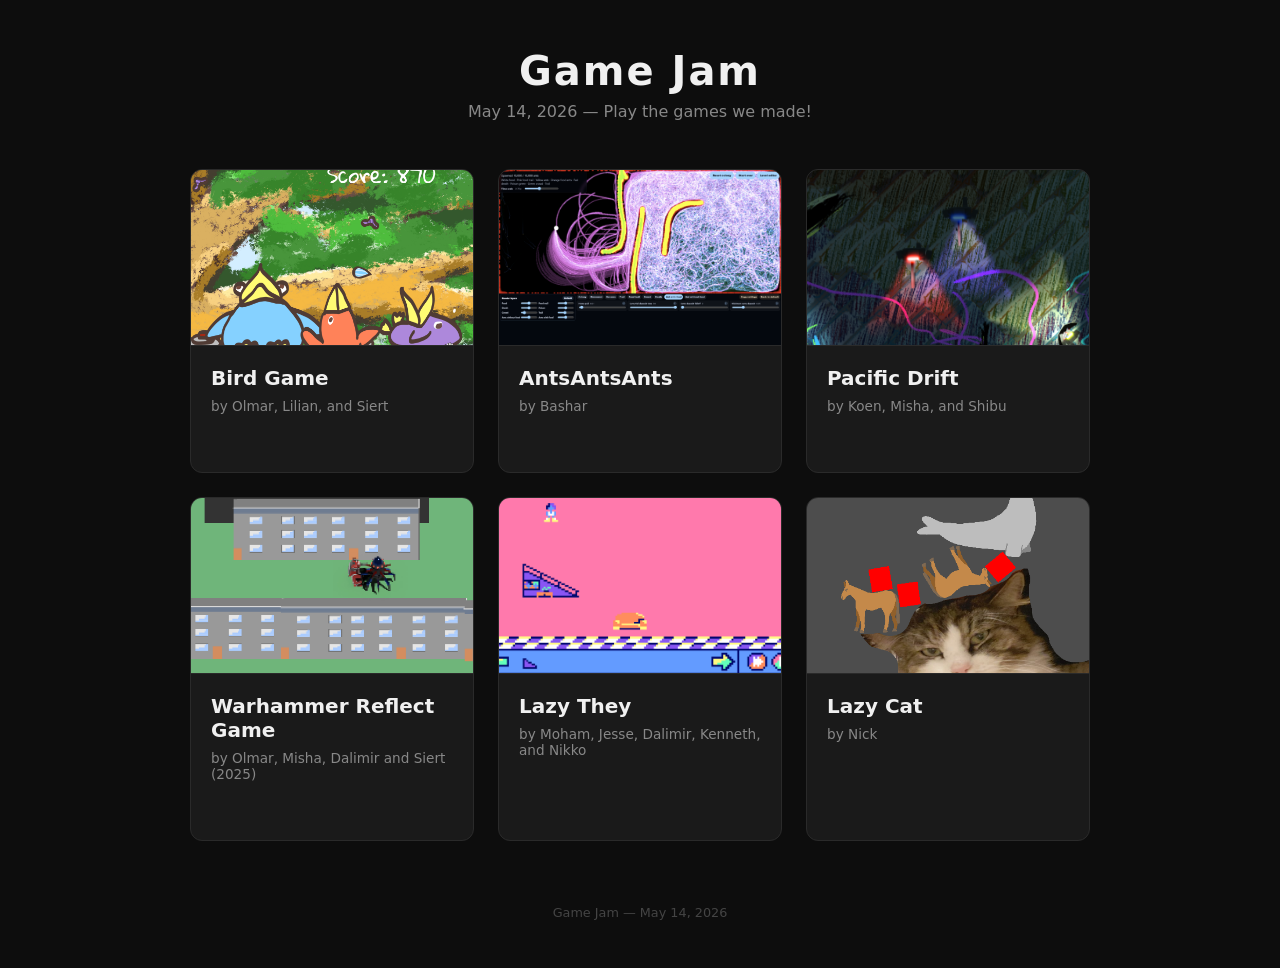
<file: index.html>
<!DOCTYPE html>
<html lang="en">
<head>
  <meta charset="utf-8">
  <meta name="viewport" content="width=device-width, initial-scale=1.0">
  <title>Game Jam — May 14, 2026</title>
  <style>
    *, *::before, *::after {
      box-sizing: border-box;
      margin: 0;
      padding: 0;
    }

    body {
      font-family: system-ui, sans-serif;
      background: #0d0d0d;
      color: #f0f0f0;
      min-height: 100vh;
      display: flex;
      flex-direction: column;
      align-items: center;
      padding: 3rem 1rem;
    }

    h1 {
      font-size: 2.5rem;
      letter-spacing: 0.05em;
      margin-bottom: 0.5rem;
      text-align: center;
    }

    .subtitle {
      color: #888;
      margin-bottom: 3rem;
      text-align: center;
    }

    .games {
      display: grid;
      grid-template-columns: repeat(auto-fill, minmax(260px, 1fr));
      gap: 1.5rem;
      width: 100%;
      max-width: 900px;
    }

    .game-card {
      background: #1a1a1a;
      border: 1px solid #2a2a2a;
      border-radius: 12px;
      text-decoration: none;
      color: inherit;
      transition: border-color 0.2s, transform 0.2s;
      display: flex;
      flex-direction: column;
      overflow: hidden;
    }

    .game-card:hover {
      border-color: #555;
      transform: translateY(-3px);
    }

    .game-thumb {
      display: block;
      width: 100%;
      aspect-ratio: 16 / 10;
      object-fit: cover;
      object-position: center;
      background: #111;
      border-bottom: 1px solid #2a2a2a;
    }

    .game-card-content {
      display: flex;
      flex-direction: column;
      gap: 0.5rem;
      padding: 1.25rem 1.25rem 1.1rem;
      min-height: 100%;
    }

    .game-title {
      font-size: 1.25rem;
      font-weight: 600;
    }

    .game-author {
      font-size: 0.85rem;
      color: #888;
    }

    .play-label {
      margin-top: auto;
      padding-top: 1rem;
      font-size: 0.9rem;
      color: #aaa;
    }

    .thumbnail-note {
      width: 100%;
      max-width: 900px;
      margin: -1.75rem 0 1.75rem;
      color: #6f6f6f;
      font-size: 0.92rem;
      text-align: center;
    }

    footer {
      margin-top: 4rem;
      color: #444;
      font-size: 0.8rem;
    }
  </style>
</head>
<body>

  <h1>Game Jam</h1>
  <p class="subtitle">May 14, 2026 &mdash; Play the games we made!</p>

  <div class="games">

    <a class="game-card" href="bird-game/bird-game.html">
      <img class="game-thumb" src="thumbnails/bird-game.png" alt="Bird Game screenshot" loading="lazy">
      <span class="game-card-content">
        <span class="game-title">Bird Game</span>
        <span class="game-author">by Olmar, Lilian, and Siert</span>
        <span class="play-label">▶ Play</span>
      </span>
    </a>

    <a class="game-card" href="AntsAntsAnts/">
      <img class="game-thumb" src="thumbnails/AntsAntsAnts.png" alt="AntsAntsAnts screenshot" loading="lazy">
      <span class="game-card-content">
        <span class="game-title">AntsAntsAnts</span>
        <span class="game-author">by Bashar</span>
        <span class="play-label">▶ Play</span>
      </span>
    </a>

    <a class="game-card" href="pacific-drift/2026 - Pacific Rim.html">
      <img class="game-thumb" src="thumbnails/pacific-drift.png" alt="Pacific Drift screenshot" loading="lazy">
      <span class="game-card-content">
        <span class="game-title">Pacific Drift</span>
        <span class="game-author">by Koen, Misha, and Shibu</span>
        <span class="play-label">▶ Play</span>
      </span>
    </a>

    <a class="game-card" href="warhammer-reflect-game/WarhammerReflectGame.html">
      <img class="game-thumb" src="thumbnails/warhammer-reflect-game.png" alt="Warhammer Reflect Game screenshot" loading="lazy">
      <span class="game-card-content">
        <span class="game-title">Warhammer Reflect Game</span>
        <span class="game-author">by Olmar, Misha, Dalimir and Siert (2025)</span>
        <span class="play-label">▶ Play</span>
      </span>
    </a>

    <a class="game-card" href="https://play.unity.com/en/games/a1b3c53d-dfa9-4c5f-ae57-27d2d769163e/lazythey">
      <img class="game-thumb" src="thumbnails/lazythey.PNG" alt="LazyThey Screenshot" loading="lazy">
      <span class="game-card-content">
        <span class="game-title">Lazy They</span>
        <span class="game-author">by Moham, Jesse, Dalimir, Kenneth, and Nikko</span>
        <span class="play-label">▶ Play</span>
      </span>
    </a>

    <a class="game-card" href="lazy-cat/lazy_cat.html">
      <img class="game-thumb" src="thumbnails/lazy-cat.png" alt="Lazy Cat screenshot" loading="lazy">
      <span class="game-card-content">
        <span class="game-title">Lazy Cat</span>
        <span class="game-author">by Nick</span>
        <span class="play-label">▶ Play</span>
      </span>
    </a>


    <!-- Add more game cards here, e.g.:
    <a class="game-card" href="friend-game/friend-game.html">
      <img class="game-thumb" src="friend-game/friend-game.png" alt="Friend's Game screenshot" loading="lazy">
      <span class="game-card-content">
        <span class="game-title">Friend's Game</span>
        <span class="game-author">by Friend</span>
        <span class="play-label">▶ Play</span>
      </span>
    </a>
    -->

  </div>

  <footer>Game Jam &mdash; May 14, 2026</footer>

</body>
</html>
</file>
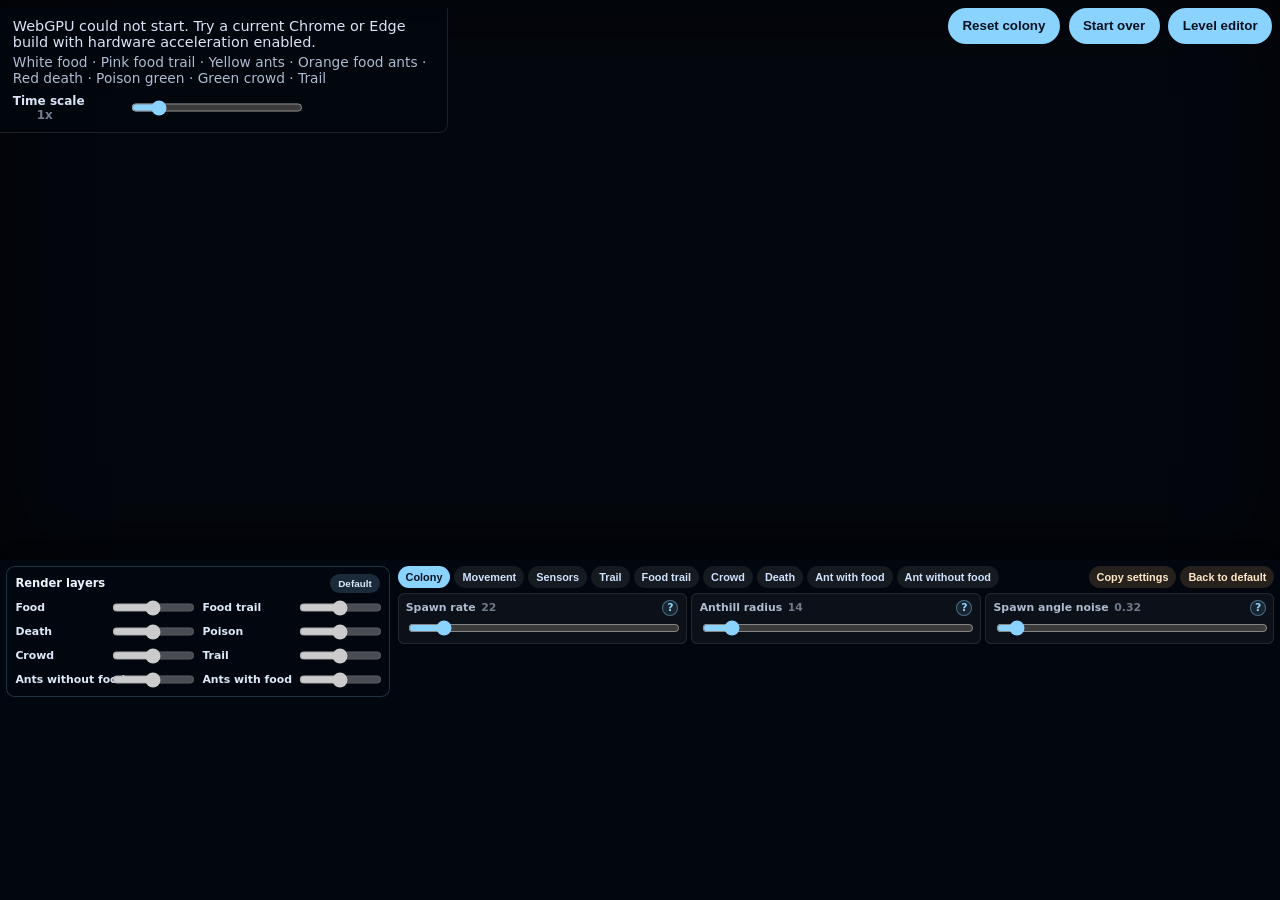
<file: AntsAntsAnts/index.html>
<!doctype html>
<html lang="en">
  <head>
    <meta charset="utf-8" />
    <meta name="viewport" content="width=device-width, initial-scale=1" />
    <title>Lazy Queen</title>
    <link rel="stylesheet" href="./src/styles.css" />
  </head>
  <body>
    <main class="app">
      <section class="stage" aria-label="Lazy Queen ant simulation">
        <div class="stage-frame">
          <canvas id="game-canvas"></canvas>

          <div class="top-left-controls">
            <button id="reset-button" type="button">Reset colony</button>
            <button id="start-over-button" type="button">Start over</button>
            <button id="editor-button" type="button" aria-pressed="false">Level editor</button>
          </div>

          <div class="status-overlay">
            <span id="status">Starting WebGPU...</span>
            <span class="legend">White food · Pink food trail · Yellow ants · Orange food ants · Red death · Poison green · Green crowd · Trail</span>
            <label class="time-scale-control">
              <span>Time scale <span id="time-scale-value">1x</span></span>
              <input id="target-time-scale" type="range" min="0.25" max="6" step="0.25" value="1" />
            </label>
          </div>
        </div>

        <div class="topics-panel" aria-label="Simulation tuning topics">
          <div class="render-panel" aria-label="Render layer intensity controls">
            <div class="render-panel-heading">
              <strong>Render layers</strong>
              <button id="default-render-layers-button" class="render-default-button" type="button">Default</button>
            </div>
            <div class="render-layer-control">
              <button class="render-layer-name" type="button" data-render-solo="food">Food</button>
              <input aria-label="Food intensity" data-render-intensity="food" type="range" min="0" max="2" step="0.05" value="1" />
            </div>
            <div class="render-layer-control">
              <button class="render-layer-name" type="button" data-render-solo="foodTrail">Food trail</button>
              <input aria-label="Food trail intensity" data-render-intensity="foodTrail" type="range" min="0" max="2" step="0.05" value="1" />
            </div>
            <div class="render-layer-control">
              <button class="render-layer-name" type="button" data-render-solo="death">Death</button>
              <input aria-label="Death intensity" data-render-intensity="death" type="range" min="0" max="2" step="0.05" value="1" />
            </div>
            <div class="render-layer-control">
              <button class="render-layer-name" type="button" data-render-solo="poison">Poison</button>
              <input aria-label="Poison intensity" data-render-intensity="poison" type="range" min="0" max="2" step="0.05" value="1" />
            </div>
            <div class="render-layer-control">
              <button class="render-layer-name" type="button" data-render-solo="crowd">Crowd</button>
              <input aria-label="Crowd intensity" data-render-intensity="crowd" type="range" min="0" max="2" step="0.05" value="1" />
            </div>
            <div class="render-layer-control">
              <button class="render-layer-name" type="button" data-render-solo="trail">Trail</button>
              <input aria-label="Trail intensity" data-render-intensity="trail" type="range" min="0" max="2" step="0.05" value="1" />
            </div>
            <div class="render-layer-control">
              <button class="render-layer-name" type="button" data-render-solo="antsWithoutFood">Ants without food</button>
              <input aria-label="Ants without food intensity" data-render-intensity="antsWithoutFood" type="range" min="0" max="2" step="0.05" value="1" />
            </div>
            <div class="render-layer-control">
              <button class="render-layer-name" type="button" data-render-solo="antsWithFood">Ants with food</button>
              <input aria-label="Ants with food intensity" data-render-intensity="antsWithFood" type="range" min="0" max="2" step="0.05" value="1" />
            </div>
          </div>

          <div id="tuning-panel" class="tuning-panel">
            <div class="topic-tabs" role="tablist" aria-label="Simulation tuning topics">
            <button id="tab-colony" class="topic-tab" type="button" role="tab" aria-selected="true" aria-controls="panel-colony" data-topic-tab="colony">
              Colony
            </button>
            <button id="tab-movement" class="topic-tab" type="button" role="tab" aria-selected="false" aria-controls="panel-movement" data-topic-tab="movement">
              Movement
            </button>
            <button id="tab-sensors" class="topic-tab" type="button" role="tab" aria-selected="false" aria-controls="panel-sensors" data-topic-tab="sensors">
              Sensors
            </button>
            <button id="tab-trail" class="topic-tab" type="button" role="tab" aria-selected="false" aria-controls="panel-trail" data-topic-tab="trail">
              Trail
            </button>
            <button id="tab-food-trail" class="topic-tab" type="button" role="tab" aria-selected="false" aria-controls="panel-food-trail" data-topic-tab="food-trail">
              Food trail
            </button>
            <button id="tab-crowd" class="topic-tab" type="button" role="tab" aria-selected="false" aria-controls="panel-crowd" data-topic-tab="crowd">
              Crowd
            </button>
            <button id="tab-death" class="topic-tab" type="button" role="tab" aria-selected="false" aria-controls="panel-death" data-topic-tab="death">
              Death
            </button>
            <button id="tab-ant-with-food" class="topic-tab" type="button" role="tab" aria-selected="false" aria-controls="panel-ant-with-food" data-topic-tab="ant-with-food">
              Ant with food
            </button>
            <button id="tab-ant-without-food" class="topic-tab" type="button" role="tab" aria-selected="false" aria-controls="panel-ant-without-food" data-topic-tab="ant-without-food">
              Ant without food
            </button>
            <button id="copy-settings-button" class="topic-tab copy-settings-button" type="button">
              Copy settings
            </button>
            <button id="default-settings-button" class="topic-tab settings-action-button default-settings-button" type="button">
              Back to default
            </button>
          </div>

          <div id="panel-colony" class="topic-panel" role="tabpanel" aria-labelledby="tab-colony" data-topic-panel="colony">
            <label>
              <span class="setting-heading">
                Spawn rate
                <span class="setting-help" title="How many new ants wake up each second until the colony reaches the ant count." aria-label="How many new ants wake up each second until the colony reaches the ant count.">?</span>
              </span>
              <input data-config-key="spawnRate" type="range" min="0" max="2000" step="10" value="220" />
            </label>
            <label>
              <span class="setting-heading">
                Anthill radius
                <span class="setting-help" title="How far from the anthill center ants can spawn or respawn." aria-label="How far from the anthill center ants can spawn or respawn.">?</span>
              </span>
              <input data-config-key="anthillRadius" type="range" min="0" max="160" step="1" value="14" />
            </label>
            <label>
              <span class="setting-heading">
                Spawn angle noise
                <span class="setting-help" title="Randomness in the initial direction of newly spawned and respawned ants." aria-label="Randomness in the initial direction of newly spawned and respawned ants.">?</span>
              </span>
              <input data-config-key="spawnAngleVariation" type="range" min="0" max="6.28" step="0.01" value="0.32" />
            </label>
          </div>

          <div id="panel-movement" class="topic-panel" role="tabpanel" aria-labelledby="tab-movement" data-topic-panel="movement" hidden>
            <label>
              <span class="setting-heading">
                Move speed
                <span class="setting-help" title="How fast each ant moves across the field." aria-label="How fast each ant moves across the field.">?</span>
              </span>
              <input data-config-key="moveSpeed" type="range" min="0" max="300" step="1" value="48" />
            </label>
            <label>
              <span class="setting-heading">
                Turn speed
                <span class="setting-help" title="How sharply ants can turn toward better sensor readings." aria-label="How sharply ants can turn toward better sensor readings.">?</span>
              </span>
              <input data-config-key="turnSpeed" type="range" min="0" max="30" step="0.1" value="5.2" />
            </label>
          </div>

          <div id="panel-sensors" class="topic-panel" role="tabpanel" aria-labelledby="tab-sensors" data-topic-panel="sensors" hidden>
            <label>
              <span class="setting-heading">
                Sensor distance
                <span class="setting-help" title="How far ahead ants sample pheromones before choosing a direction." aria-label="How far ahead ants sample pheromones before choosing a direction.">?</span>
              </span>
              <input data-config-key="sensorDistance" type="range" min="0" max="80" step="1" value="10" />
            </label>
            <label>
              <span class="setting-heading">
                Sensor angle
                <span class="setting-help" title="The spread between the left, forward, and right pheromone sensors." aria-label="The spread between the left, forward, and right pheromone sensors.">?</span>
              </span>
              <input data-config-key="sensorAngle" type="range" min="0" max="3.14" step="0.01" value="0.58" />
            </label>
            <label>
              <span class="setting-heading">
                Sensor size
                <span class="setting-help" title="How wide each sensor sample is. Larger values average a wider area around the sensor point." aria-label="How wide each sensor sample is. Larger values average a wider area around the sensor point.">?</span>
              </span>
              <input data-config-key="sensorSize" type="range" min="1" max="5" step="2" value="3" />
            </label>
          </div>

          <div id="panel-trail" class="topic-panel" role="tabpanel" aria-labelledby="tab-trail" data-topic-panel="trail" hidden>
            <label>
              <span class="setting-heading">
                Trail deposit
                <span class="setting-help" title="How much trail pheromone an ant leaves while moving." aria-label="How much trail pheromone an ant leaves while moving.">?</span>
              </span>
              <input data-config-key="trailDeposit" type="range" min="0" max="1" step="0.01" value="0.2" />
            </label>
            <label>
              <span class="setting-heading">
                Trail attraction
                <span class="setting-help" title="How strongly ants turn toward trail pheromone." aria-label="How strongly ants turn toward trail pheromone.">?</span>
              </span>
              <input data-config-key="trailAttractionStrength" type="range" min="0" max="12" step="0.05" value="0.75" />
            </label>
            <label>
              <span class="setting-heading">
                Trail spread
                <span class="setting-help" title="How quickly trail pheromone diffuses into nearby pixels." aria-label="How quickly trail pheromone diffuses into nearby pixels.">?</span>
              </span>
              <input data-config-key="trailDiffusion" type="range" min="0" max="3" step="0.01" value="0.12" />
            </label>
            <label>
              <span class="setting-heading">
                Trail decay
                <span class="setting-help" title="How quickly trail pheromone fades over time." aria-label="How quickly trail pheromone fades over time.">?</span>
              </span>
              <input data-config-key="trailDecay" type="range" min="0" max="8" step="0.01" value="0.8" />
            </label>
            <label>
              <span class="setting-heading">
                Min trail to follow
                <span class="setting-help" title="Ants ignore trail pheromone below this amount." aria-label="Ants ignore trail pheromone below this amount.">?</span>
              </span>
              <input data-config-key="minTrailFollow" type="range" min="0" max="1" step="0.01" value="0.06" />
            </label>
          </div>

          <div id="panel-food-trail" class="topic-panel" role="tabpanel" aria-labelledby="tab-food-trail" data-topic-panel="food-trail" hidden>
            <label>
              <span class="setting-heading">
                Pink trail deposit
                <span class="setting-help" title="How much pink food trail a food-carrying ant paints each step." aria-label="How much pink food trail a food-carrying ant paints each step.">?</span>
              </span>
              <input data-config-key="foodTrailDeposit" type="range" min="0" max="1" step="0.01" value="0.45" />
            </label>
            <label>
              <span class="setting-heading">
                Pink trail decay
                <span class="setting-help" title="How quickly existing pink food trail fades from the field." aria-label="How quickly existing pink food trail fades from the field.">?</span>
              </span>
              <input data-config-key="foodTrailDecay" type="range" min="0" max="8" step="0.01" value="1.05" />
            </label>
            <label>
              <span class="setting-heading">
                Pink trail spread
                <span class="setting-help" title="How quickly pink food trail diffuses into nearby pixels. This is separate from trail spread." aria-label="How quickly pink food trail diffuses into nearby pixels. This is separate from trail spread.">?</span>
              </span>
              <input data-config-key="foodTrailDiffusion" type="range" min="0" max="3" step="0.01" value="0.1" />
            </label>
            <label>
              <span class="setting-heading">
                Clear other trails
                <span class="setting-help" title="How strongly pink food trail slowly removes nearby green crowd and trail pheromones." aria-label="How strongly pink food trail slowly removes nearby green crowd and trail pheromones.">?</span>
              </span>
              <input data-config-key="clearOtherTrails" type="range" min="0" max="1" step="0.01" value="0.05" />
            </label>
            <label>
              <span class="setting-heading">
                Follow pink trail
                <span class="setting-help" title="How strongly ants without food turn toward pink food trail." aria-label="How strongly ants without food turn toward pink food trail.">?</span>
              </span>
              <input data-config-key="foodTrailFollowStrength" type="range" min="0" max="12" step="0.05" value="1.15" />
            </label>
          </div>

          <div id="panel-crowd" class="topic-panel" role="tabpanel" aria-labelledby="tab-crowd" data-topic-panel="crowd" hidden>
            <label>
              <span class="setting-heading">
                Crowd strength
                <span class="setting-help" title="How much green crowd pheromone an ant leaves to mark crowded areas." aria-label="How much green crowd pheromone an ant leaves to mark crowded areas.">?</span>
              </span>
              <input data-config-key="crowdDeposit" type="range" min="0" max="1" step="0.01" value="0.16" />
            </label>
            <label>
              <span class="setting-heading">
                Crowd avoidance
                <span class="setting-help" title="How strongly ants turn away from green crowd pheromone." aria-label="How strongly ants turn away from green crowd pheromone.">?</span>
              </span>
              <input data-config-key="crowdAvoidStrength" type="range" min="0" max="12" step="0.05" value="1.2" />
            </label>
            <label>
              <span class="setting-heading">
                Crowd spread
                <span class="setting-help" title="How quickly green crowd pheromone diffuses into nearby pixels." aria-label="How quickly green crowd pheromone diffuses into nearby pixels.">?</span>
              </span>
              <input data-config-key="crowdDiffusion" type="range" min="0" max="3" step="0.01" value="0.12" />
            </label>
            <label>
              <span class="setting-heading">
                Crowd fade
                <span class="setting-help" title="How quickly green crowd pheromone fades over time." aria-label="How quickly green crowd pheromone fades over time.">?</span>
              </span>
              <input data-config-key="crowdDecay" type="range" min="0" max="8" step="0.01" value="0.75" />
            </label>
            <label>
              <span class="setting-heading">
                Min crowd to avoid
                <span class="setting-help" title="Ants ignore green crowd pheromone below this amount." aria-label="Ants ignore green crowd pheromone below this amount.">?</span>
              </span>
              <input data-config-key="minCrowdAvoid" type="range" min="0" max="1" step="0.01" value="0.08" />
            </label>
          </div>

          <div id="panel-death" class="topic-panel" role="tabpanel" aria-labelledby="tab-death" data-topic-panel="death" hidden>
            <label>
              <span class="setting-heading">
                Death strength
                <span class="setting-help" title="How much red death pheromone appears where ants die." aria-label="How much red death pheromone appears where ants die.">?</span>
              </span>
              <input data-config-key="deathDeposit" type="range" min="0" max="1" step="0.01" value="1" />
            </label>
            <label>
              <span class="setting-heading">
                Death spread
                <span class="setting-help" title="How quickly red death pheromone diffuses into nearby pixels." aria-label="How quickly red death pheromone diffuses into nearby pixels.">?</span>
              </span>
              <input data-config-key="deathDiffusion" type="range" min="0" max="0.99" step="0.01" value="0.1" />
            </label>
            <label>
              <span class="setting-heading">
                Death fade
                <span class="setting-help" title="How quickly red death pheromone fades over time." aria-label="How quickly red death pheromone fades over time.">?</span>
              </span>
              <input data-config-key="deathDecay" type="range" min="0" max="8" step="0.01" value="0.7" />
            </label>
            <label>
              <span class="setting-heading">
                Death avoidance
                <span class="setting-help" title="How strongly ants steer away from red death pheromone." aria-label="How strongly ants steer away from red death pheromone.">?</span>
              </span>
              <input data-config-key="deathAvoidStrength" type="range" min="0" max="16" step="0.1" value="3" />
            </label>
            <label>
              <span class="setting-heading">
                Min death to avoid
                <span class="setting-help" title="Ants ignore red death pheromone below this amount." aria-label="Ants ignore red death pheromone below this amount.">?</span>
              </span>
              <input data-config-key="minDeathAvoid" type="range" min="0" max="1" step="0.01" value="0" />
            </label>
          </div>

          <div id="panel-ant-with-food" class="topic-panel" role="tabpanel" aria-labelledby="tab-ant-with-food" data-topic-panel="ant-with-food" hidden>
            <label>
              <span class="setting-heading">
                Home pull
                <span class="setting-help" title="How strongly ants carrying food steer back toward the anthill." aria-label="How strongly ants carrying food steer back toward the anthill.">?</span>
              </span>
              <input data-config-key="homePullStrength" type="range" min="0" max="12" step="0.05" value="2.8" />
            </label>
            <label>
              <span class="setting-heading">
                Carry full deposit time
                <span class="setting-help" title="How many seconds a food-carrying ant keeps depositing pink trail at full strength after finding food." aria-label="How many seconds a food-carrying ant keeps depositing pink trail at full strength after finding food.">?</span>
              </span>
              <input data-config-key="foodTrailCarryFullStrengthTime" type="range" min="0" max="30" step="0.1" value="1.8" />
            </label>
            <label>
              <span class="setting-heading">
                Carry deposit falloff
                <span class="setting-help" title="How quickly a food-carrying ant reduces its pink trail deposits after the full-strength time. This does not control existing trail decay." aria-label="How quickly a food-carrying ant reduces its pink trail deposits after the full-strength time. This does not control existing trail decay.">?</span>
              </span>
              <input data-config-key="foodTrailCarryFalloff" type="range" min="0" max="8" step="0.01" value="0.9" />
            </label>
            <label>
              <span class="setting-heading">
                Minimum carry deposit
                <span class="setting-help" title="The minimum fraction of pink trail a food-carrying ant keeps depositing while carrying food." aria-label="The minimum fraction of pink trail a food-carrying ant keeps depositing while carrying food.">?</span>
              </span>
              <input data-config-key="foodTrailMinCarryDepositRatio" type="range" min="0" max="1" step="0.01" value="0.05" />
            </label>
          </div>

            <div id="panel-ant-without-food" class="topic-panel" role="tabpanel" aria-labelledby="tab-ant-without-food" data-topic-panel="ant-without-food" hidden>
            <label>
              <span class="setting-heading">
                Food pickup sensitivity
                <span class="setting-help" title="How much painted food an ant must touch before it starts carrying food." aria-label="How much painted food an ant must touch before it starts carrying food.">?</span>
              </span>
              <input data-config-key="foodPickupThreshold" type="range" min="0.01" max="1" step="0.01" value="0.12" />
            </label>
            </div>
          </div>

          <div id="editor-panel" class="editor-panel" hidden>
            <strong>Level editor paused</strong>
            <div class="paint-tools" role="group" aria-label="Paint type">
              <button class="paint-tool" type="button" data-paint-target="poison" aria-pressed="true">Poison</button>
              <button class="paint-tool" type="button" data-paint-target="food" aria-pressed="false">Food</button>
            </div>
            <label>
              Brush
              <input id="brush-size" type="range" min="4" max="72" value="22" />
            </label>
            <button id="clear-spray-button" type="button">Clear poison</button>
            <button id="clear-food-button" type="button">Clear food</button>
            <button id="download-map-button" type="button">Download map</button>
          </div>
        </div>
      </section>
    </main>

    <script type="module" src="./src/main.js"></script>
  </body>
</html>
</file>
<file: AntsAntsAnts/src/styles.css>
* {
  box-sizing: border-box;
}

body {
  margin: 0;
  min-height: 100vh;
  color: #eef3ff;
  background: #03060c;
  font-family:
    Inter, ui-sans-serif, system-ui, -apple-system, BlinkMacSystemFont, "Segoe UI",
    sans-serif;
}

.app {
  display: flex;
  align-items: stretch;
  justify-content: flex-start;
  min-height: 100vh;
  padding: 0;
}

.stage {
  display: grid;
  grid-template-rows: auto minmax(0, 1fr);
  gap: 0;
  width: 100%;
  min-height: 100vh;
}

.stage-frame {
  position: relative;
}

.top-left-controls {
  position: absolute;
  z-index: 2;
  top: 0.5rem;
  right: 0.5rem;
  display: flex;
  align-items: center;
  flex-wrap: wrap;
  gap: 0.55rem;
}

button {
  width: fit-content;
  border: 0;
  border-radius: 999px;
  padding: 0.65rem 0.9rem;
  color: #07111f;
  background: #8bd3ff;
  font-weight: 800;
  cursor: pointer;
}

button:hover {
  background: #b5e4ff;
}

button[aria-pressed="true"] {
  color: #07111f;
  background: #a8ff3e;
}

button[aria-pressed="true"]:hover {
  background: #c7ff72;
}

#status {
  color: #d9e4f7;
  font-size: 0.9rem;
}

.time-scale-control {
  display: grid;
  grid-template-columns: 6.75rem minmax(7rem, 1fr);
  align-items: center;
  gap: 0.5rem;
  width: min(18rem, 100%);
  margin-top: 0.2rem;
  color: #d9e4f7;
  font-size: 0.75rem;
  font-weight: 750;
}

.time-scale-control span span {
  display: inline-block;
  width: 2.5rem;
  color: rgba(174, 187, 208, 0.66);
  font-variant-numeric: tabular-nums;
  text-align: right;
}

.time-scale-control input {
  width: 100%;
  height: 0.9rem;
  accent-color: #8bd3ff;
}

#game-canvas {
  display: block;
  width: 100%;
  aspect-ratio: 16 / 7;
  border: 0;
  border-radius: 0;
  background: #03060c;
  box-shadow: inset 0 0 5rem rgba(0, 0, 0, 0.5);
}

#game-canvas.is-editing {
  cursor: crosshair;
  border-color: rgba(168, 255, 62, 0.85);
}

.editor-panel {
  display: flex;
  align-items: center;
  flex-wrap: wrap;
  gap: 0.75rem 1rem;
  padding: 0.85rem 1rem;
  border: 1px solid rgba(168, 255, 62, 0.35);
  border-radius: 0.5rem;
  color: #eaffd3;
  background: rgba(21, 43, 9, 0.72);
}

.editor-panel[hidden] {
  display: none;
}

.editor-panel label {
  display: flex;
  align-items: center;
  gap: 0.45rem;
  color: #eaffd3;
  font-weight: 700;
}

.paint-tools {
  display: flex;
  flex-wrap: wrap;
  gap: 0.35rem;
}

.paint-tool {
  padding: 0.35rem 0.65rem;
  color: #f4ffe8;
  background: rgba(168, 255, 62, 0.22);
  font-size: 0.78rem;
}

.paint-tool[aria-pressed="true"] {
  color: #07111f;
  background: #a8ff3e;
}

.render-panel {
  display: grid;
  grid-template-columns: repeat(2, minmax(6.5rem, 1fr));
  align-content: start;
  gap: 0.35rem 0.6rem;
  width: 100%;
  padding: 0.45rem 0.55rem;
  border: 1px solid rgba(139, 211, 255, 0.22);
  border-radius: 0.55rem;
  color: #dce8fa;
  background: rgba(3, 8, 16, 0.72);
  font-size: 0.68rem;
  font-weight: 750;
  backdrop-filter: blur(8px);
}

.render-panel-heading {
  grid-column: 1 / -1;
  display: flex;
  align-items: center;
  justify-content: space-between;
  gap: 0.6rem;
}

.render-panel strong {
  color: #eef3ff;
  font-size: 0.72rem;
}

.render-default-button {
  padding: 0.25rem 0.5rem;
  color: #dce8fa;
  background: rgba(139, 211, 255, 0.18);
  font-size: 0.62rem;
}

.render-default-button:hover {
  background: rgba(139, 211, 255, 0.32);
}

.render-layer-control {
  display: grid;
  grid-template-columns: 5.5rem minmax(4rem, 1fr);
  align-items: center;
  gap: 0.4rem;
  white-space: nowrap;
}

.render-layer-name {
  justify-self: start;
  max-width: 100%;
  padding: 0;
  color: inherit;
  background: transparent;
  font: inherit;
  text-align: left;
}

.render-layer-name:hover {
  color: #eef3ff;
  background: transparent;
  text-decoration: underline;
}

.render-panel input {
  width: 100%;
  height: 0.9rem;
  accent-color: #8bd3ff;
}

.topics-panel {
  display: grid;
  grid-template-columns: minmax(18rem, 24rem) minmax(0, 1fr);
  gap: 0.35rem 0.5rem;
  align-items: start;
  align-content: start;
  min-height: 0;
  padding: 0.35rem;
  border: 0;
  border-radius: 0;
  color: #dce8fa;
  background: rgba(3, 8, 16, 0.72);
  box-shadow: 0 1rem 2rem rgba(0, 0, 0, 0.28);
  backdrop-filter: blur(8px);
  overflow: auto;
}

.tuning-panel {
  display: grid;
  grid-template-rows: auto auto;
  gap: 0.35rem;
  min-width: 0;
}

.tuning-panel[hidden] {
  display: none;
}

.topic-tabs {
  display: flex;
  flex-wrap: wrap;
  align-items: center;
  gap: 0.25rem;
}

.topic-tab {
  padding: 0.32rem 0.5rem;
  color: #cfe3ff;
  background: rgba(255, 255, 255, 0.08);
  font-size: 0.68rem;
}

.topic-tab:hover {
  background: rgba(139, 211, 255, 0.18);
}

.topic-tab[aria-selected="true"] {
  color: #07111f;
  background: #8bd3ff;
}

.copy-settings-button {
  margin-left: auto;
}

.settings-action-button,
.copy-settings-button {
  color: #ffe8c7;
  background: rgba(255, 196, 122, 0.14);
}

.settings-action-button:hover,
.copy-settings-button:hover {
  background: rgba(255, 196, 122, 0.24);
}

.topic-panel {
  display: grid;
  grid-template-columns: repeat(auto-fit, minmax(9rem, 1fr));
  align-items: start;
  gap: 0.3rem;
}

.topic-panel[hidden] {
  display: none;
}

.topic-panel label {
  display: grid;
  gap: 0.18rem;
  padding: 0.35rem 0.45rem;
  border: 1px solid rgba(255, 255, 255, 0.1);
  border-radius: 0.4rem;
  color: #aebbd0;
  background: rgba(255, 255, 255, 0.045);
  font-size: 0.68rem;
  font-weight: 700;
  line-height: 1.15;
}

.setting-heading {
  display: flex;
  align-items: center;
  justify-content: space-between;
  gap: 0.35rem;
}

.setting-title {
  display: inline-flex;
  align-items: baseline;
  gap: 0.35rem;
  min-width: 0;
}

.setting-value {
  color: rgba(174, 187, 208, 0.62);
  font-variant-numeric: tabular-nums;
  font-weight: 650;
}

.setting-help {
  display: inline-grid;
  place-items: center;
  flex: 0 0 auto;
  width: 1rem;
  height: 1rem;
  border: 1px solid rgba(139, 211, 255, 0.42);
  border-radius: 50%;
  color: #8bd3ff;
  background: rgba(139, 211, 255, 0.1);
  font-size: 0.68rem;
  line-height: 1;
  cursor: help;
}

.setting-help:hover {
  color: #07111f;
  background: #8bd3ff;
}

.topic-panel input {
  width: 100%;
  height: 0.9rem;
  accent-color: #8bd3ff;
}

.status-overlay {
  position: absolute;
  top: 0.5rem;
  left: 0;
  display: grid;
  justify-items: start;
  gap: 0.25rem;
  max-width: min(28rem, calc(100% - 1rem));
  padding: 0.65rem 0.8rem;
  border: 0;
  border-right: 1px solid rgba(255, 255, 255, 0.11);
  border-bottom: 1px solid rgba(255, 255, 255, 0.11);
  border-radius: 0 0 0.55rem 0;
  color: #aebbd0;
  background: rgba(3, 8, 16, 0.66);
  font-size: 0.86rem;
  backdrop-filter: blur(8px);
}

@media (max-width: 760px) {
  .top-left-controls,
  .status-overlay {
    position: static;
    margin-top: 0.65rem;
  }

  .stage-frame {
    display: grid;
  }

  .top-left-controls,
  .editor-panel {
    align-items: flex-start;
    flex-direction: column;
  }

  .topics-panel {
    grid-template-columns: 1fr;
  }

  .render-panel {
    grid-template-columns: 1fr;
    width: 100%;
    max-width: none;
  }

  .status-overlay {
    width: 100%;
    max-width: none;
  }

  .status-overlay {
    justify-items: start;
  }

  .topic-panel {
    grid-template-columns: 1fr;
  }
}
</file>
